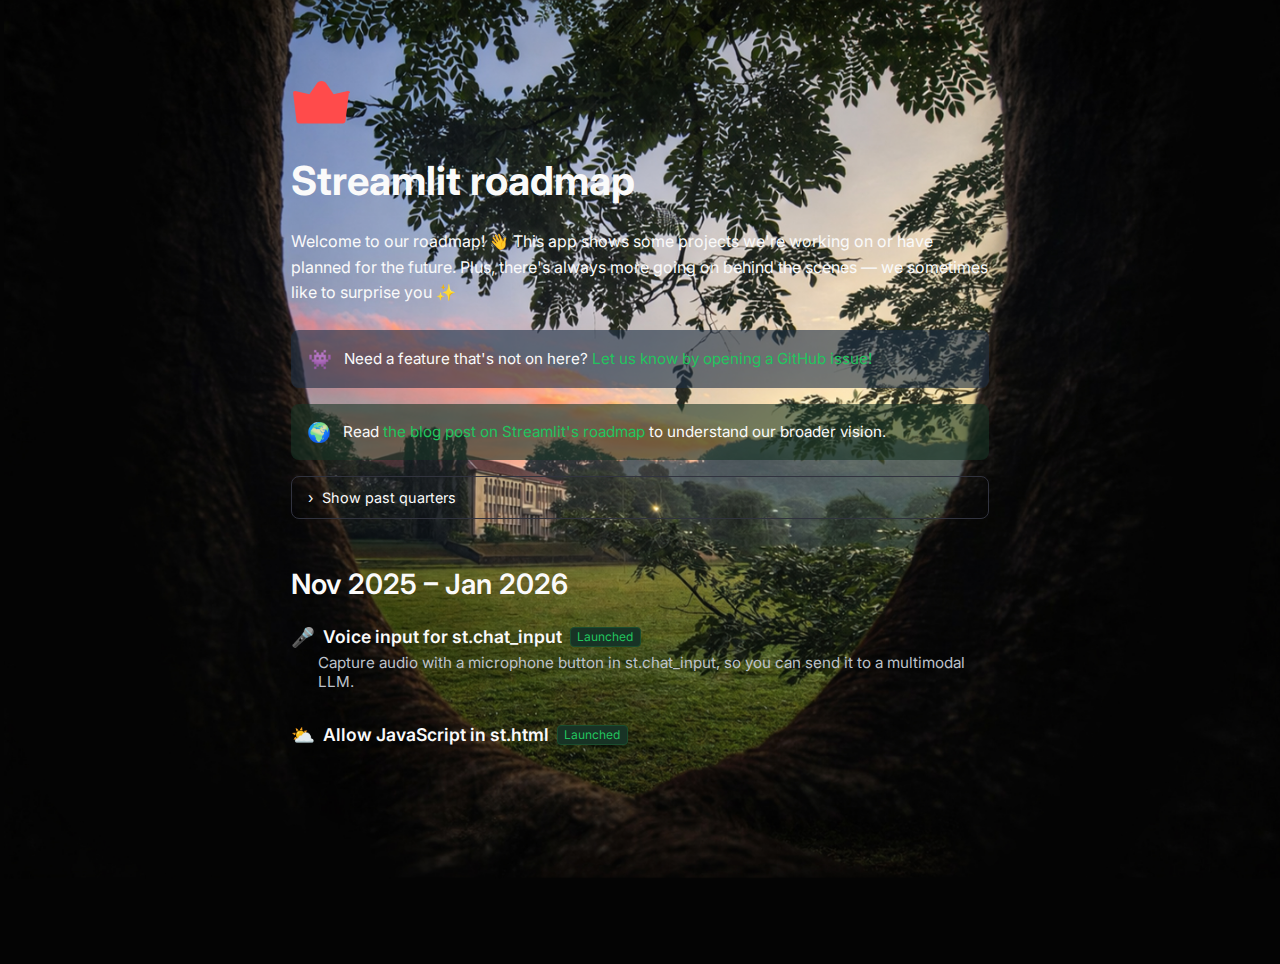
<file: templates/roadmap.html>
<!DOCTYPE html>
<html lang="en">

<head>
    <meta charset="UTF-8">
    <meta name="viewport" content="width=device-width, initial-scale=1.0">
    <title>Streamlit Roadmap</title>
    <link rel="stylesheet" href="/static/style.css">
</head>

<body class="roadmap-page">
    <div class="container">
        <!-- Logo simulation -->
        <div class="header-logo">
            <svg viewBox="0 0 54 44" xmlns="http://www.w3.org/2000/svg">
                <path
                    d="M53.1 11.6c.1-1.1-.9-2-2-1.7l-12.7 3-6.6-9.8C31.1 1.9 29.4 1 27.5 1s-3.6.9-4.3 2.1l-6.6 9.8-12.7-3c-1.1-.3-2.1.6-2 1.7l3 25.4c.1 1.2 1.2 2.1 2.4 2.1h39.4c1.2 0 2.3-.9 2.4-2.1l3-25.4z"
                    fill="#FF4B4B"></path>
            </svg>
        </div>

        <h1>Streamlit roadmap</h1>

        <p>Welcome to our roadmap! 👋 This app shows some projects we're working on or have planned for the future.
            Plus, there's always more going on behind the scenes — we sometimes like to surprise you ✨</p>

        <div class="alert-box alert-blue">
            <span class="icon">👾</span>
            <span>Need a feature that's not on here? <a href="#">Let us know by opening a GitHub issue!</a></span>
        </div>

        <div class="alert-box alert-green">
            <span class="icon">🌍</span>
            <span>Read <a href="#">the blog post on Streamlit's roadmap</a> to understand our broader vision.</span>
        </div>

        <div class="expandable">
            <div class="expandable-summary">
                <span>›</span> Show past quarters
            </div>
        </div>

        <div class="quarter-section">
            <h2 class="quarter-title">Nov 2025 – Jan 2026</h2>

            <div class="roadmap-item">
                <div class="item-header">
                    <span class="icon">🎤</span>
                    Voice input for st.chat_input
                    <span class="badge launched">Launched</span>
                </div>
                <div class="item-description">
                    Capture audio with a microphone button in st.chat_input, so you can send it to a multimodal LLM.
                </div>
            </div>

            <div class="roadmap-item">
                <div class="item-header">
                    <span class="icon">⛅</span>
                    Allow JavaScript in st.html
                    <span class="badge launched">Launched</span>
                </div>
            </div>
        </div>

    </div>
</body>

</html>
</file>
<file: static/style.css>
@import url('https://fonts.googleapis.com/css2?family=Inter:wght@400;500;600;700&display=swap');

:root {
    --bg-color: #0e1117;
    --text-color: #fafafa;
    --secondary-text-color: #bdc2cb;
    --card-bg: hsla(234, 12%, 17%, 0.7);
    /* More transparent for glass effect */
    --primary-color: #22c55e;
    /* Green theme */
    --primary-hover: #16a34a;
    --input-bg: rgba(14, 17, 23, 0.6);
    --input-border: rgba(65, 67, 74, 0.5);
    --link-color: #22c55e;
    --alert-blue-bg: rgba(28, 46, 69, 0.6);
    --alert-blue-border: #3b82f6;
    --alert-green-bg: rgba(24, 51, 37, 0.6);
    --alert-green-border: #22c55e;
    --hover-bg: rgba(31, 32, 38, 0.6);
}

body {
    background-color: var(--bg-color);
    color: var(--text-color);
    font-family: 'Inter', system-ui, -apple-system, sans-serif;
    margin: 0;
    padding: 0;
    display: flex;
    justify-content: center;
    align-items: center;
    /* Centering for Index, overridden for Roadmap if needed */
    min-height: 100vh;
    background-image: url("university.jpg");
    background-repeat: no-repeat;
    /* Prevents the image from repeating */
    background-size: cover;
    /* Scales the image to cover the entire container */
    background-position: center;
}

/* Utilities */
.container {
    width: 100%;
    padding: 1rem;
    box-sizing: border-box;
}

/* Roadmap Specific Adjustments */
body.roadmap-page {
    align-items: flex-start;
    /* Roadmap isn't vertically centered */
    padding-top: 4rem;
}

.roadmap-page .container {
    max-width: 730px;
}

/* Index Specific Adjustments */
body.index-page .container {
    max-width: 480px;
}

/* Card Styling (Index) */
.card {
    background-color: var(--card-bg);
    backdrop-filter: blur(16px) saturate(180%);
    -webkit-backdrop-filter: blur(16px) saturate(180%);
    padding: 2rem;
    border-radius: 1.5rem;
    box-shadow: 0 8px 32px 0 rgba(0, 0, 0, 0.37);
    border: 1px solid rgba(255, 255, 255, 0.1);
}

/* Typography */
h1 {
    font-size: 1.8rem;
    font-weight: 700;
    margin-top: 0;
    margin-bottom: 0.5rem;
    color: var(--text-color);
}

.roadmap-page h1 {
    font-size: 2.5rem;
    margin-bottom: 1.5rem;
    text-align: left;
}

.index-page h1 {
    text-align: center;
}

.subtitle {
    text-align: center;
    color: var(--secondary-text-color);
    margin-bottom: 1rem;
    font-size: 0.95rem;
    line-height: 1.5;
}

p {
    color: var(--text-color);
    line-height: 1.6;
    margin-bottom: 1.5rem;
    font-size: 1rem;
}

/* Forms (Index) */
form {
    display: flex;
    flex-direction: column;
    gap: 1rem;
}

.form-group {
    display: flex;
    flex-direction: column;
    gap: 0.5rem;
}

label {
    font-weight: 500;
    font-size: 0.9rem;
    color: #ececec;
}

input,
select,
textarea {
    width: 100%;
    padding: 0.75rem;
    background-color: var(--input-bg);
    border: 1px solid var(--input-border);
    border-radius: 0.5rem;
    color: var(--text-color);
    font-family: inherit;
    font-size: 0.95rem;
    box-sizing: border-box;
    transition: border-color 0.2s, box-shadow 0.2s;
}

input:focus,
select:focus,
textarea:focus {
    outline: none;
    border-color: var(--primary-color);
    box-shadow: 0 0 0 1px var(--primary-color);
}

.form-row {
    display: flex;
    gap: 1rem;
    width: 100%;
}

.flex-1 {
    flex: 1;
}

.example-text {
    font-size: 0.8rem;
    color: var(--secondary-text-color);
    font-style: italic;
    margin-top: -0.2rem;
    margin-bottom: 0.2rem;
}

.bottom-text {
    margin-top: 0.5rem;
    text-align: center;
}

textarea {
    resize: vertical;
    min-height: 80px;
}

button {
    padding: 1rem;
    background: linear-gradient(135deg, var(--primary-color) 0%, #16a34a 100%);
    color: white;
    border: none;
    border-radius: 0.75rem;
    font-weight: 700;
    font-size: 1rem;
    cursor: pointer;
    transition: all 0.3s ease;
    box-shadow: 0 4px 15px rgba(34, 197, 94, 0.3);
}

button:hover {
    transform: translateY(-2px);
    box-shadow: 0 6px 20px rgba(34, 197, 94, 0.4);
}

button:active {
    transform: translateY(0);
}

/* Alerts and Roadmap Elements */
.header-logo {
    width: 60px;
    height: 60px;
    margin-bottom: 1rem;
}

.header-logo svg {
    fill: #ff4b4b;
}

.alert-box {
    padding: 1rem;
    border-radius: 0.5rem;
    margin-bottom: 1rem;
    display: flex;
    align-items: center;
    gap: 0.75rem;
    font-size: 0.95rem;
}

.alert-blue {
    background-color: var(--alert-blue-bg);
    border: 1px solid transparent;
}

.alert-green {
    background-color: var(--alert-green-bg);
}

.alert-box a {
    color: var(--link-color);
    text-decoration: none;
    border-bottom: 1px solid transparent;
}

.alert-box a:hover {
    border-bottom: 1px solid var(--link-color);
}

.icon {
    font-size: 1.2rem;
}

.expandable {
    background-color: transparent;
    border: 1px solid #31333f;
    border-radius: 0.5rem;
    margin-bottom: 3rem;
}

.expandable-summary {
    padding: 0.75rem 1rem;
    cursor: pointer;
    display: flex;
    align-items: center;
    gap: 0.5rem;
    font-size: 0.9rem;
    user-select: none;
}

.expandable-summary:hover {
    color: #ff4b4b;
}

.quarter-section {
    margin-top: 3rem;
}

.quarter-title {
    font-size: 1.75rem;
    font-weight: 600;
    margin-bottom: 1.5rem;
    color: var(--text-color);
}

.roadmap-item {
    margin-bottom: 2rem;
}

.item-header {
    display: flex;
    align-items: center;
    gap: 0.5rem;
    font-size: 1.1rem;
    font-weight: 600;
    margin-bottom: 0.25rem;
}

.badge {
    background-color: #183325;
    color: #22c55e;
    font-size: 0.75rem;
    padding: 0.1rem 0.4rem;
    border-radius: 0.25rem;
    font-weight: normal;
    border: 1px solid #1a4d2e;
}

.item-description {
    color: var(--secondary-text-color);
    font-size: 0.95rem;
    margin-left: 1.7rem;
}

/* Success Messages (Index) */
.success-message {
    text-align: center;
    padding: 2rem 0;
}

.success-icon {
    font-size: 3rem;
    margin-bottom: 1rem;
    display: block;
}

.success-text {
    color: #22c55e;
    font-weight: 600;
    font-size: 1.2rem;
    margin-bottom: 0.5rem;
}

.back-link {
    display: inline-block;
    margin-top: 1.5rem;
    color: var(--secondary-text-color);
    text-decoration: none;
    font-size: 0.9rem;
    transition: color 0.2s;
}

.back-link:hover {
    color: var(--primary-color);
}

.heart {
    color: var(--primary-color);
    display: inline-block;
    animation: beat 2s infinite ease-in-out;
}


.agreement-container {
    /* Adds spacing around the agreement section */
    margin-bottom: 15px;
    /* Aligns the checkbox and the text nicely */
    display: flex;
    align-items: center;
}

.agreement-container input[type="checkbox"] {
    /* Adds some space between the checkbox and the text */
    margin-right: 10px;
    /* Adjusts the size of the checkbox if needed */
    width: 16px;
    height: 16px;
    /* Keeps the default system checkbox appearance */
    cursor: pointer;
}

.agreement-container label {
    /* Makes the entire label area a clickable cursor icon */
    cursor: pointer;
    /* Ensures the text wraps correctly and stays aligned */
    line-height: 1.4;
    font-size: 14px;
}

.agreement-container a {
    /* Styles the links to stand out from the rest of the text */
    color: #007bff;
    text-decoration: none;
}

.agreement-container a:hover {
    text-decoration: underline;
}

button[type="submit"] {
    /* Base styling for the submit button already handled above */
    width: 100%;
}




@keyframes beat {

    0%,
    100% {
        transform: scale(1);
    }

    10% {
        transform: scale(1.1);
    }

    20% {
        transform: scale(1);
    }
}
</file>
